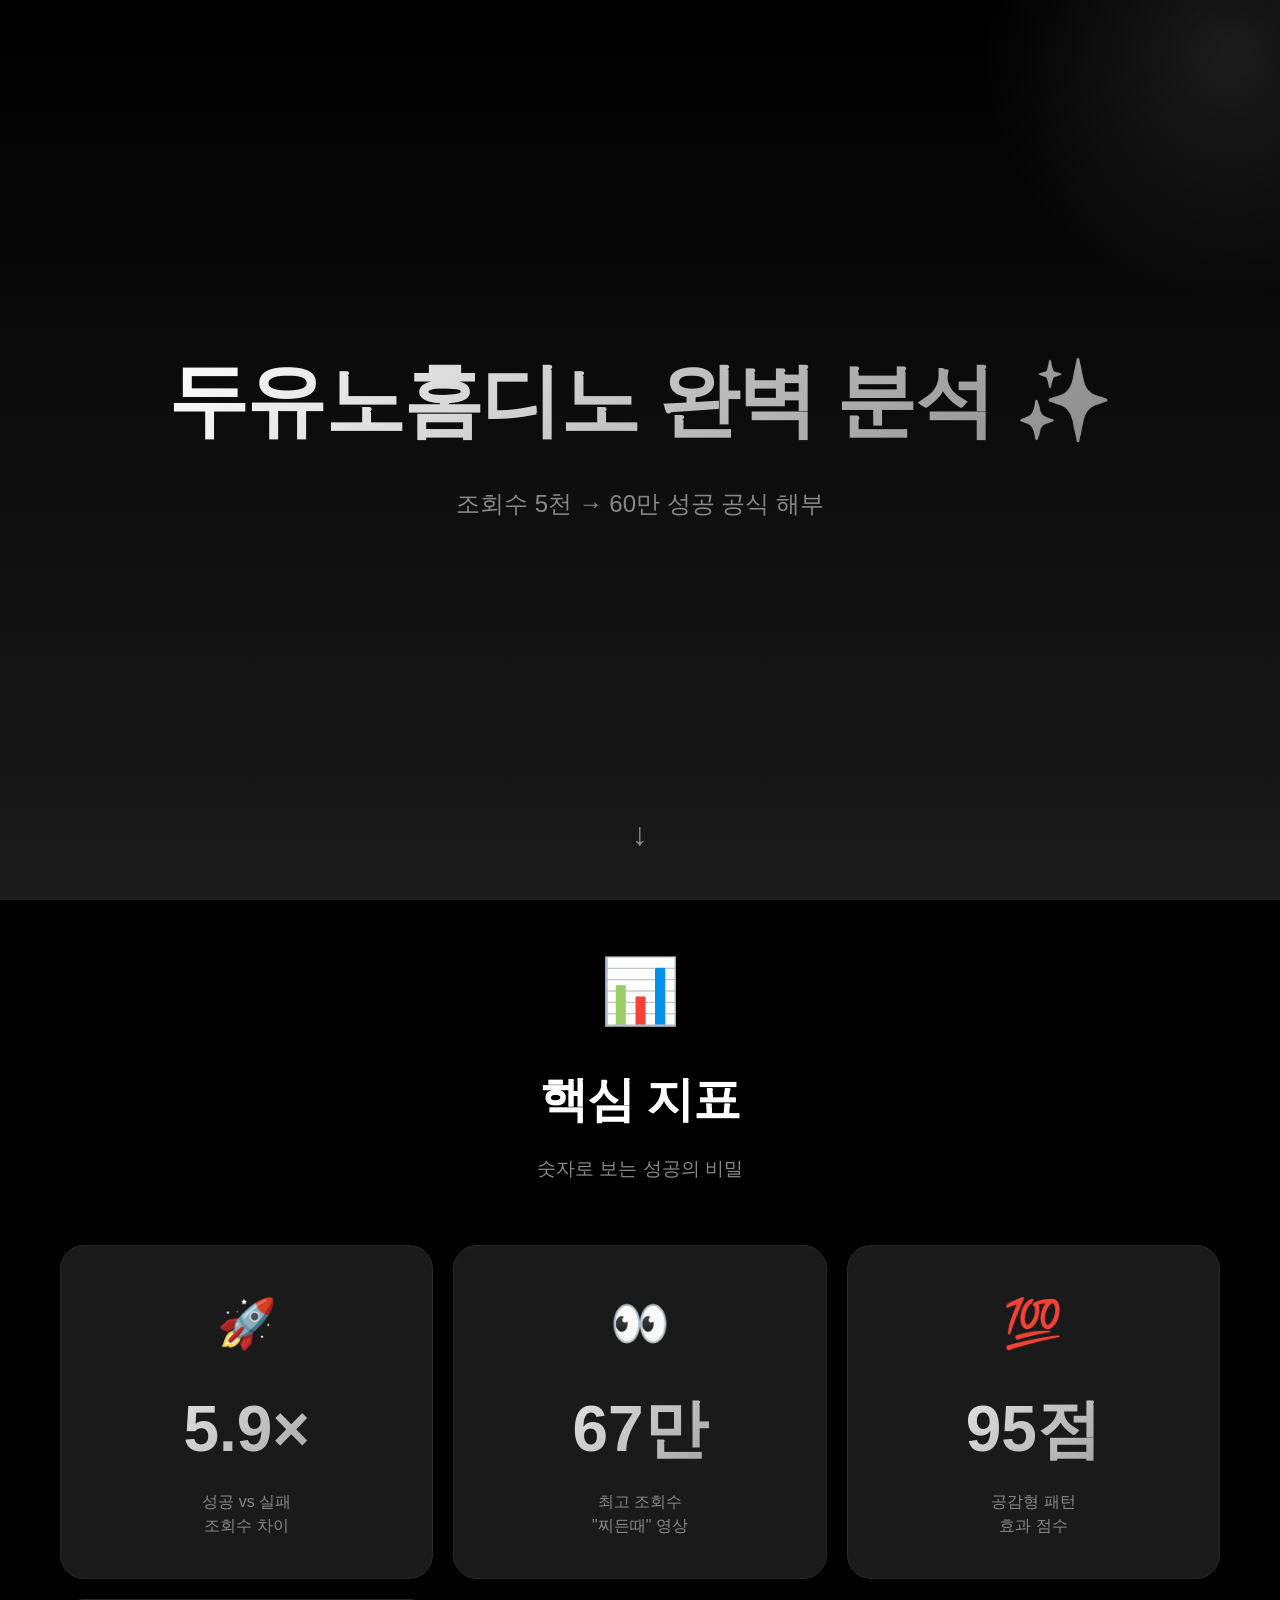
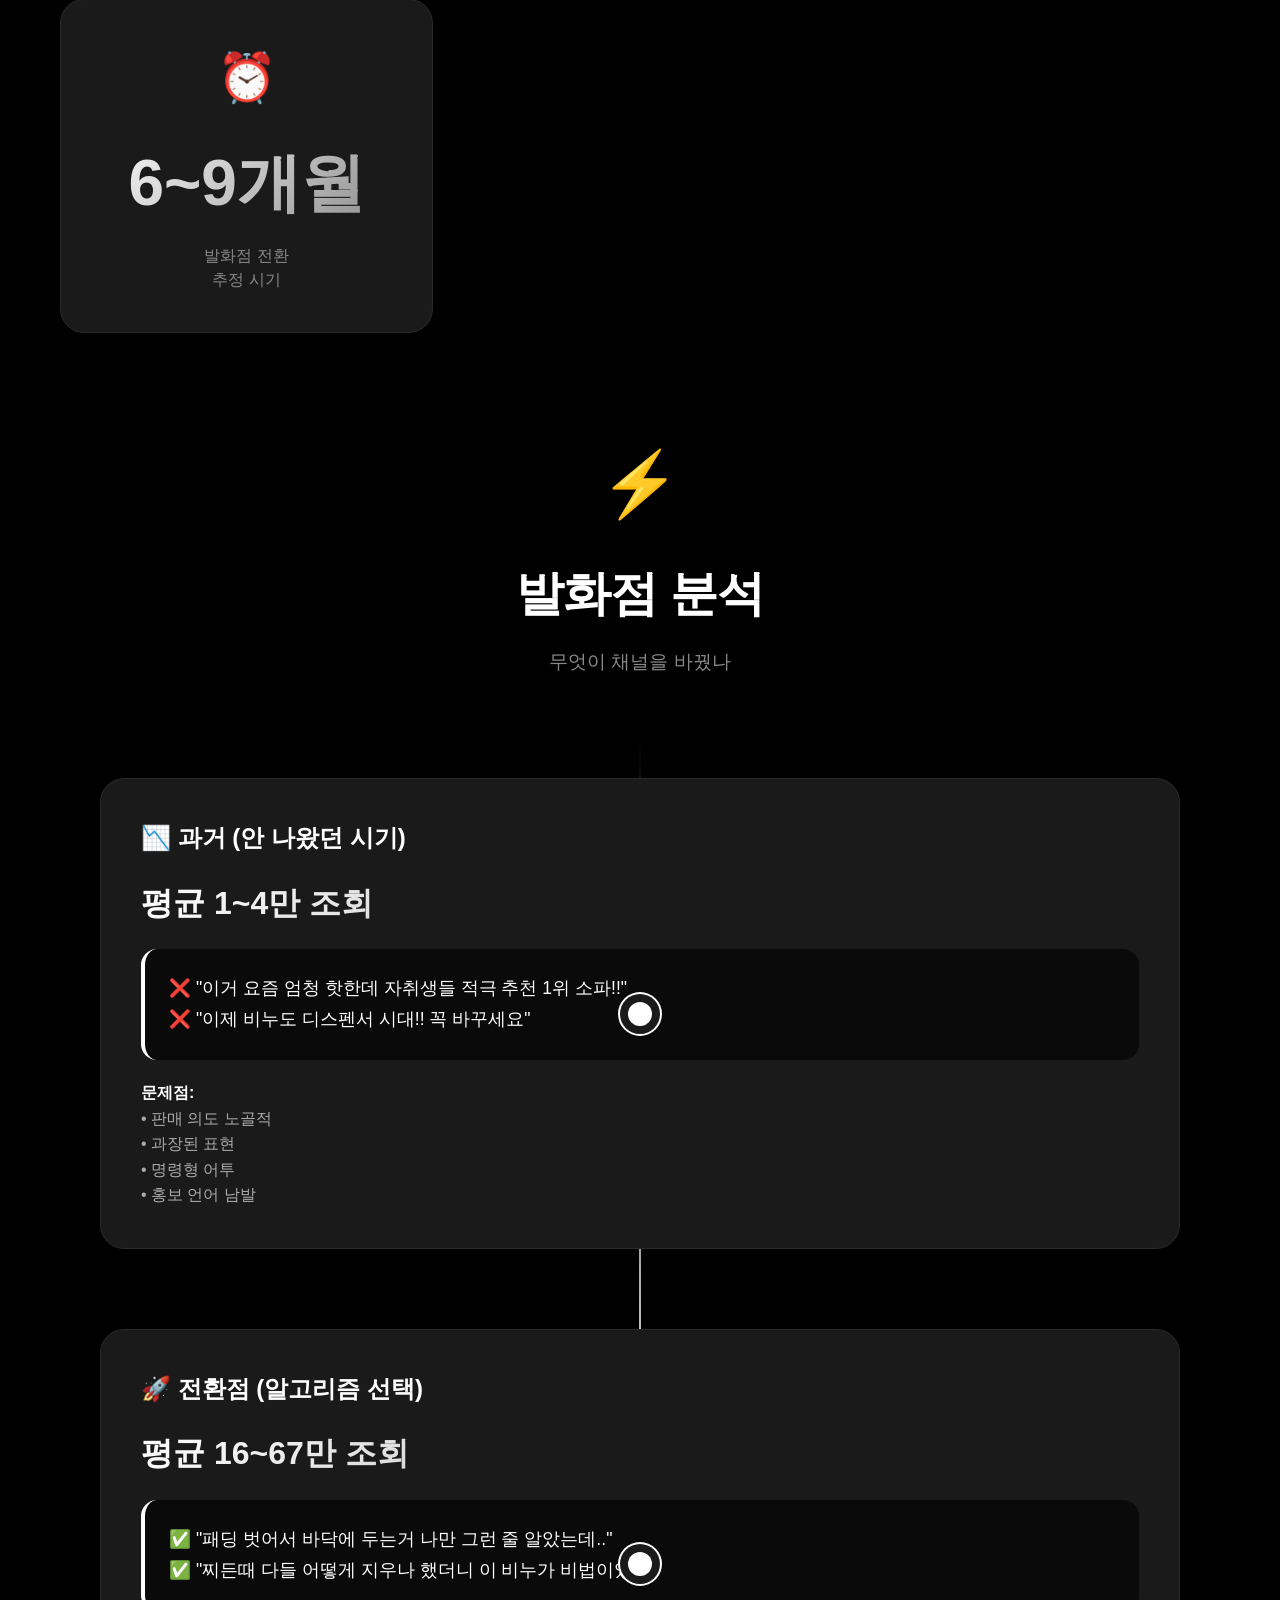
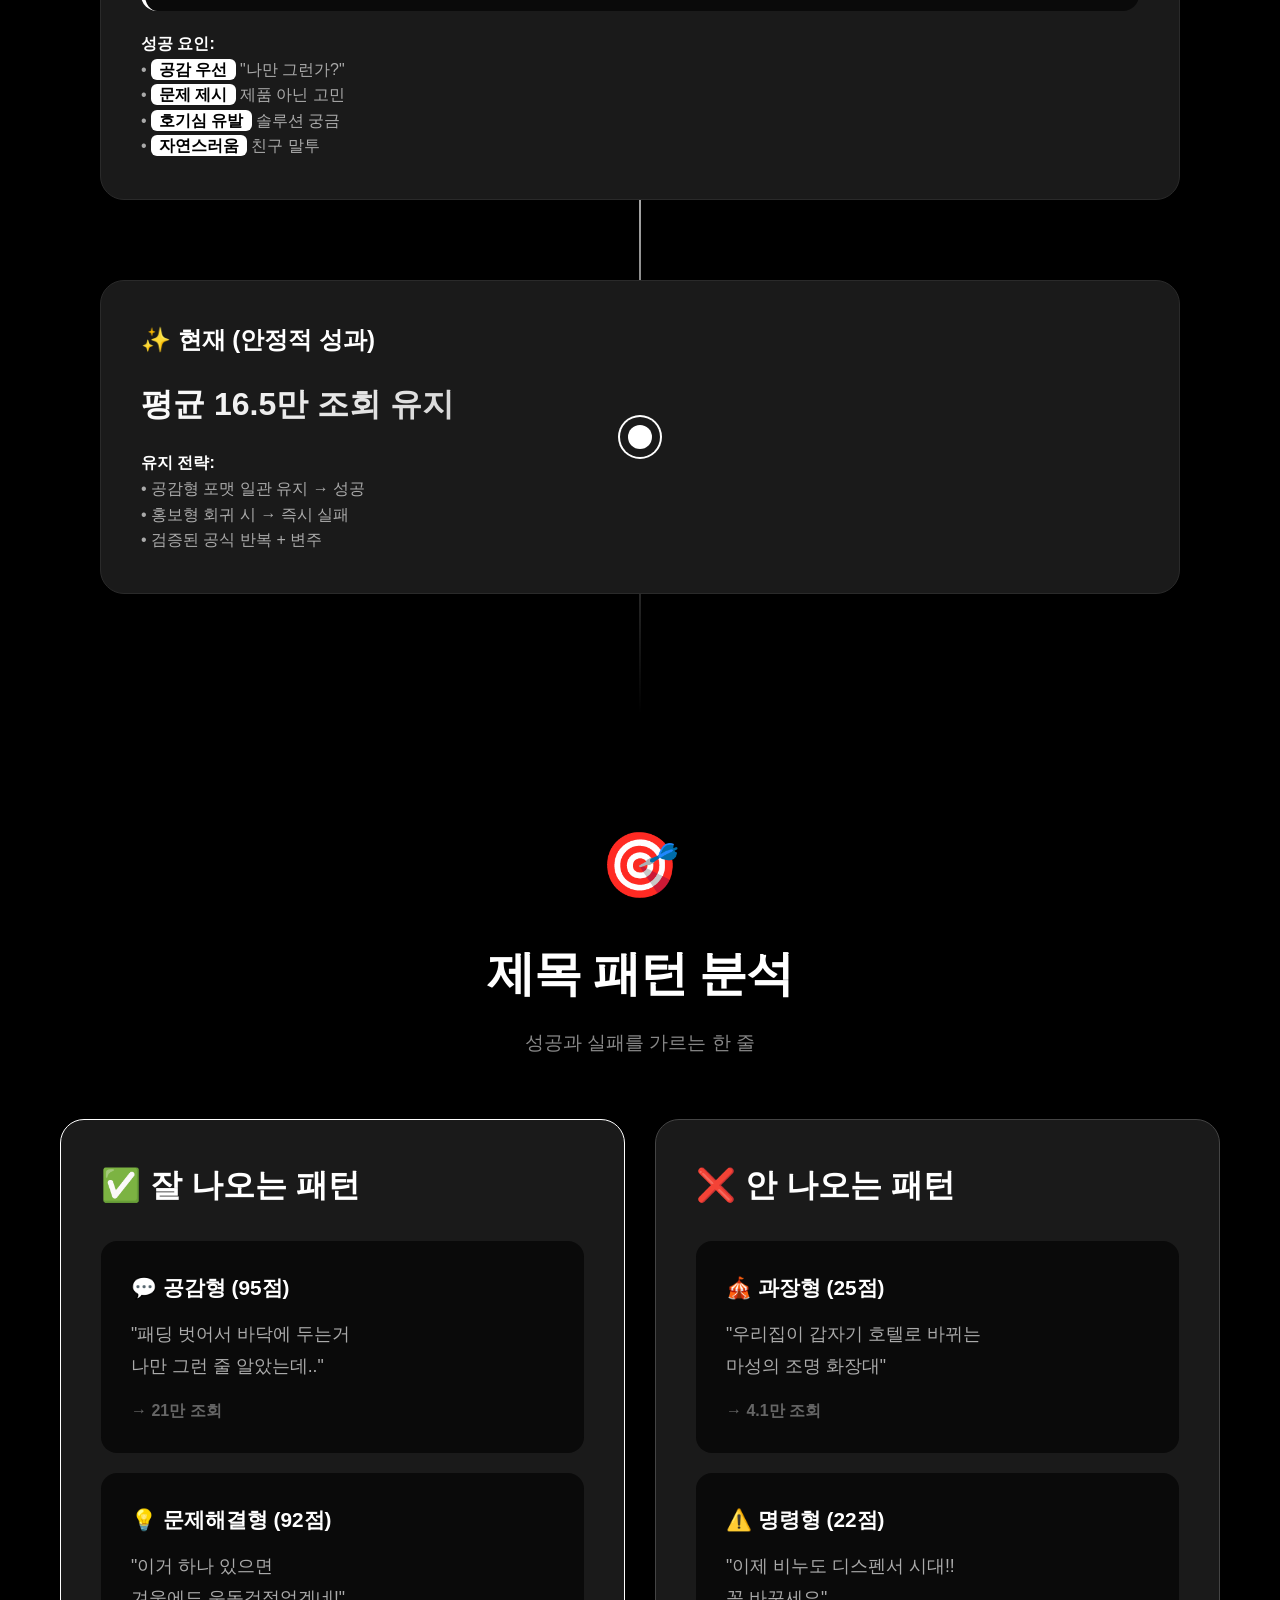
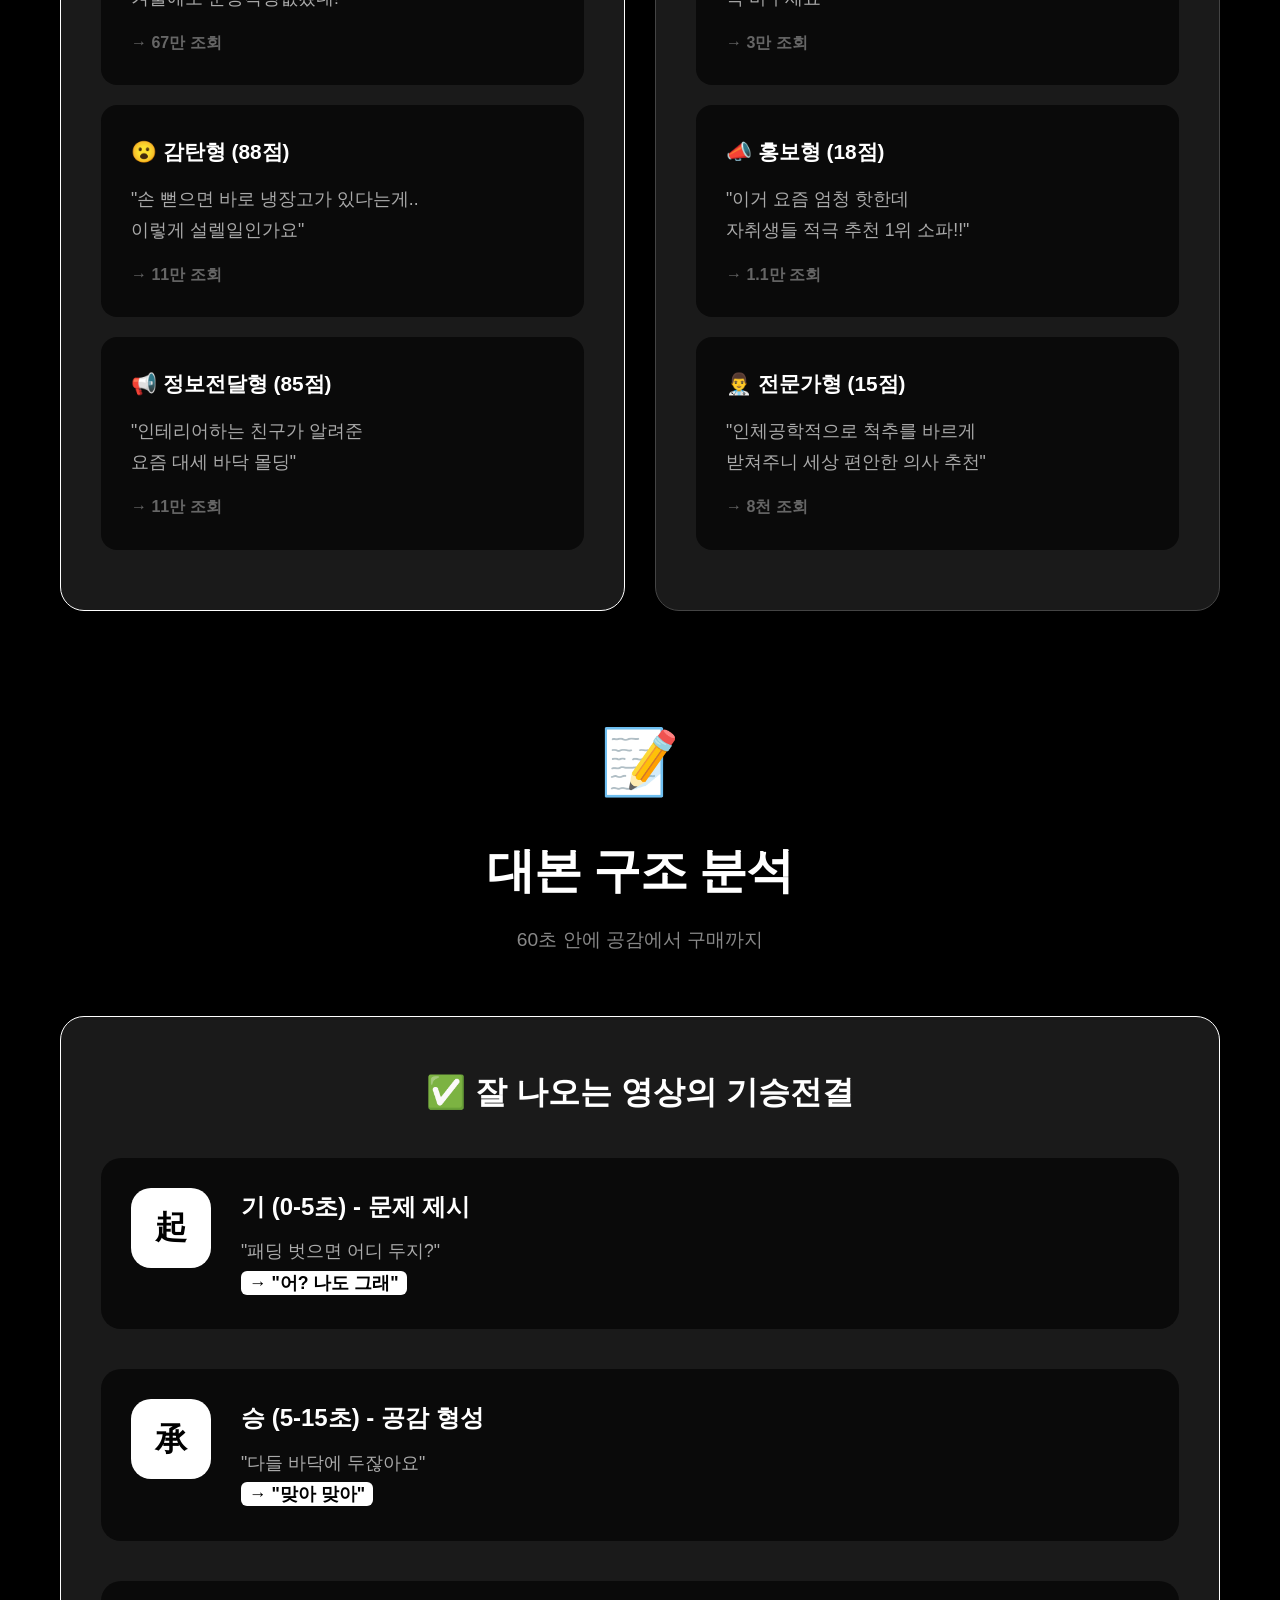
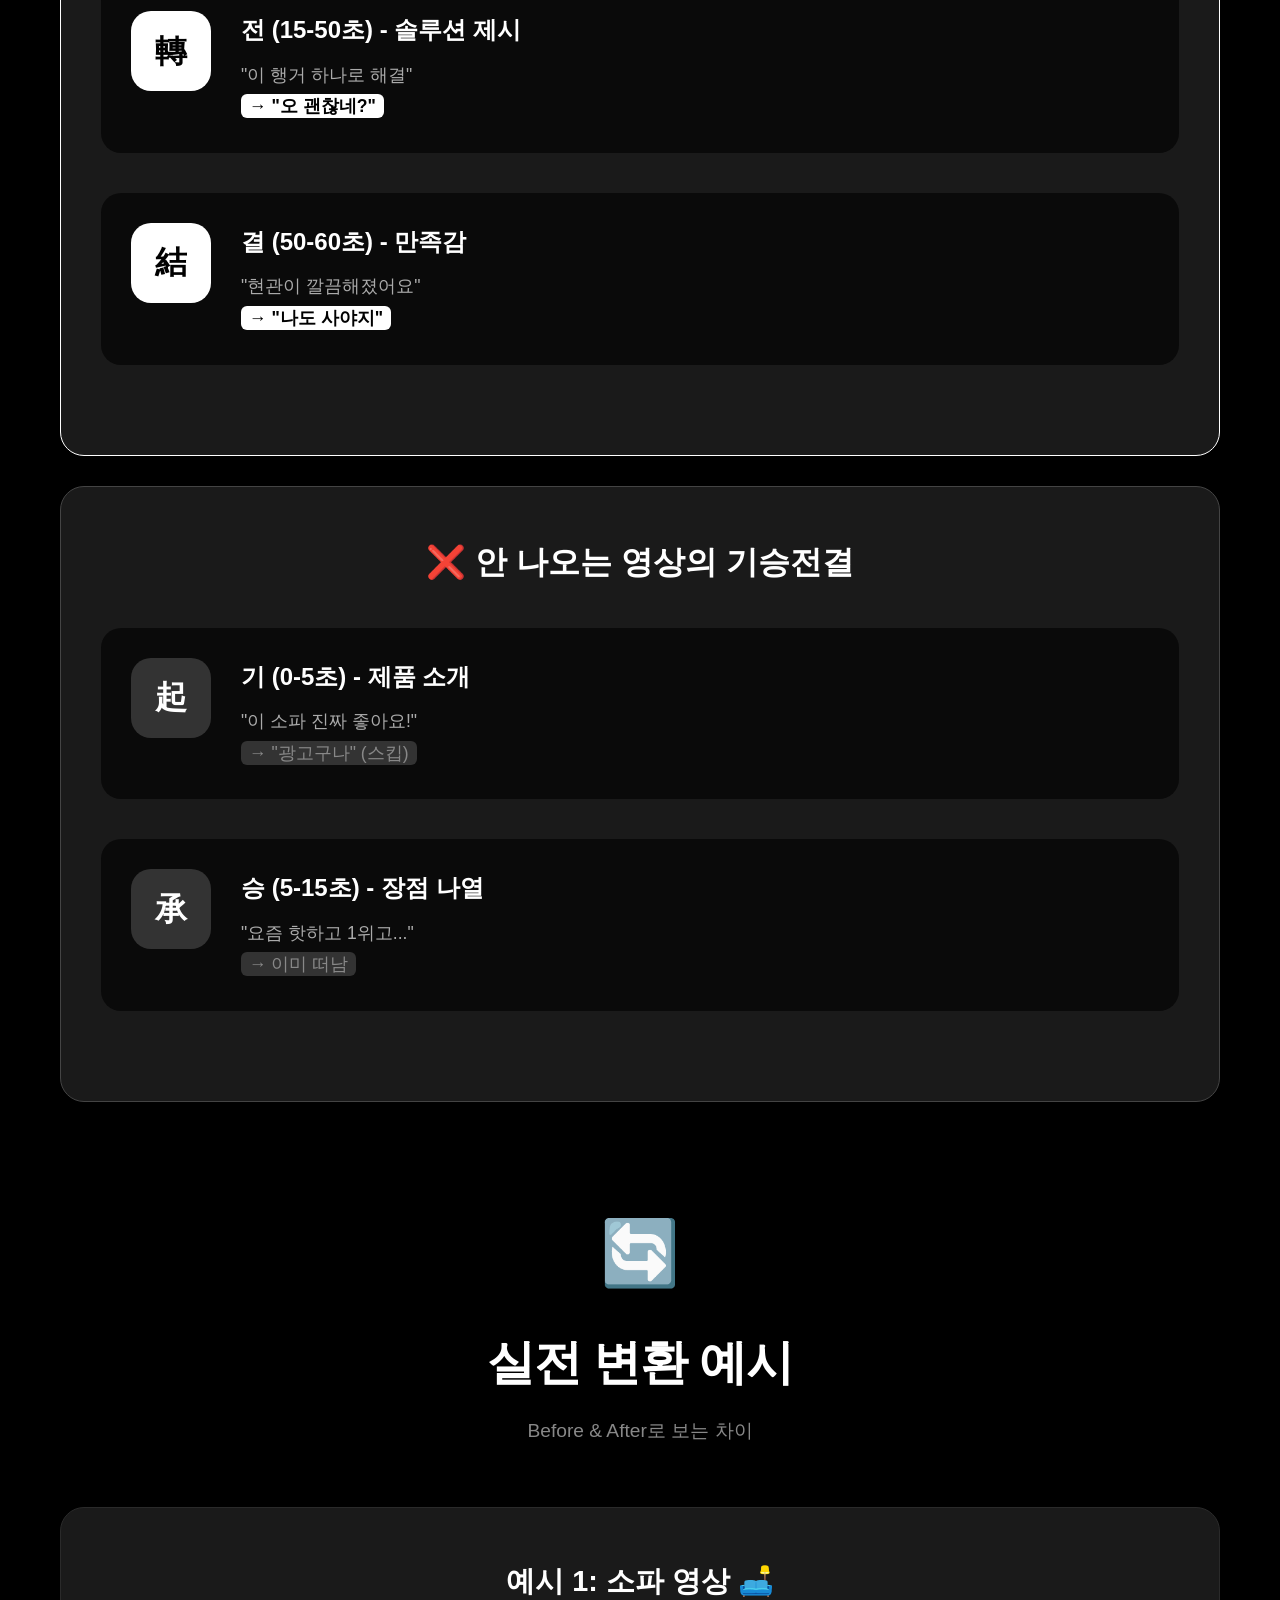
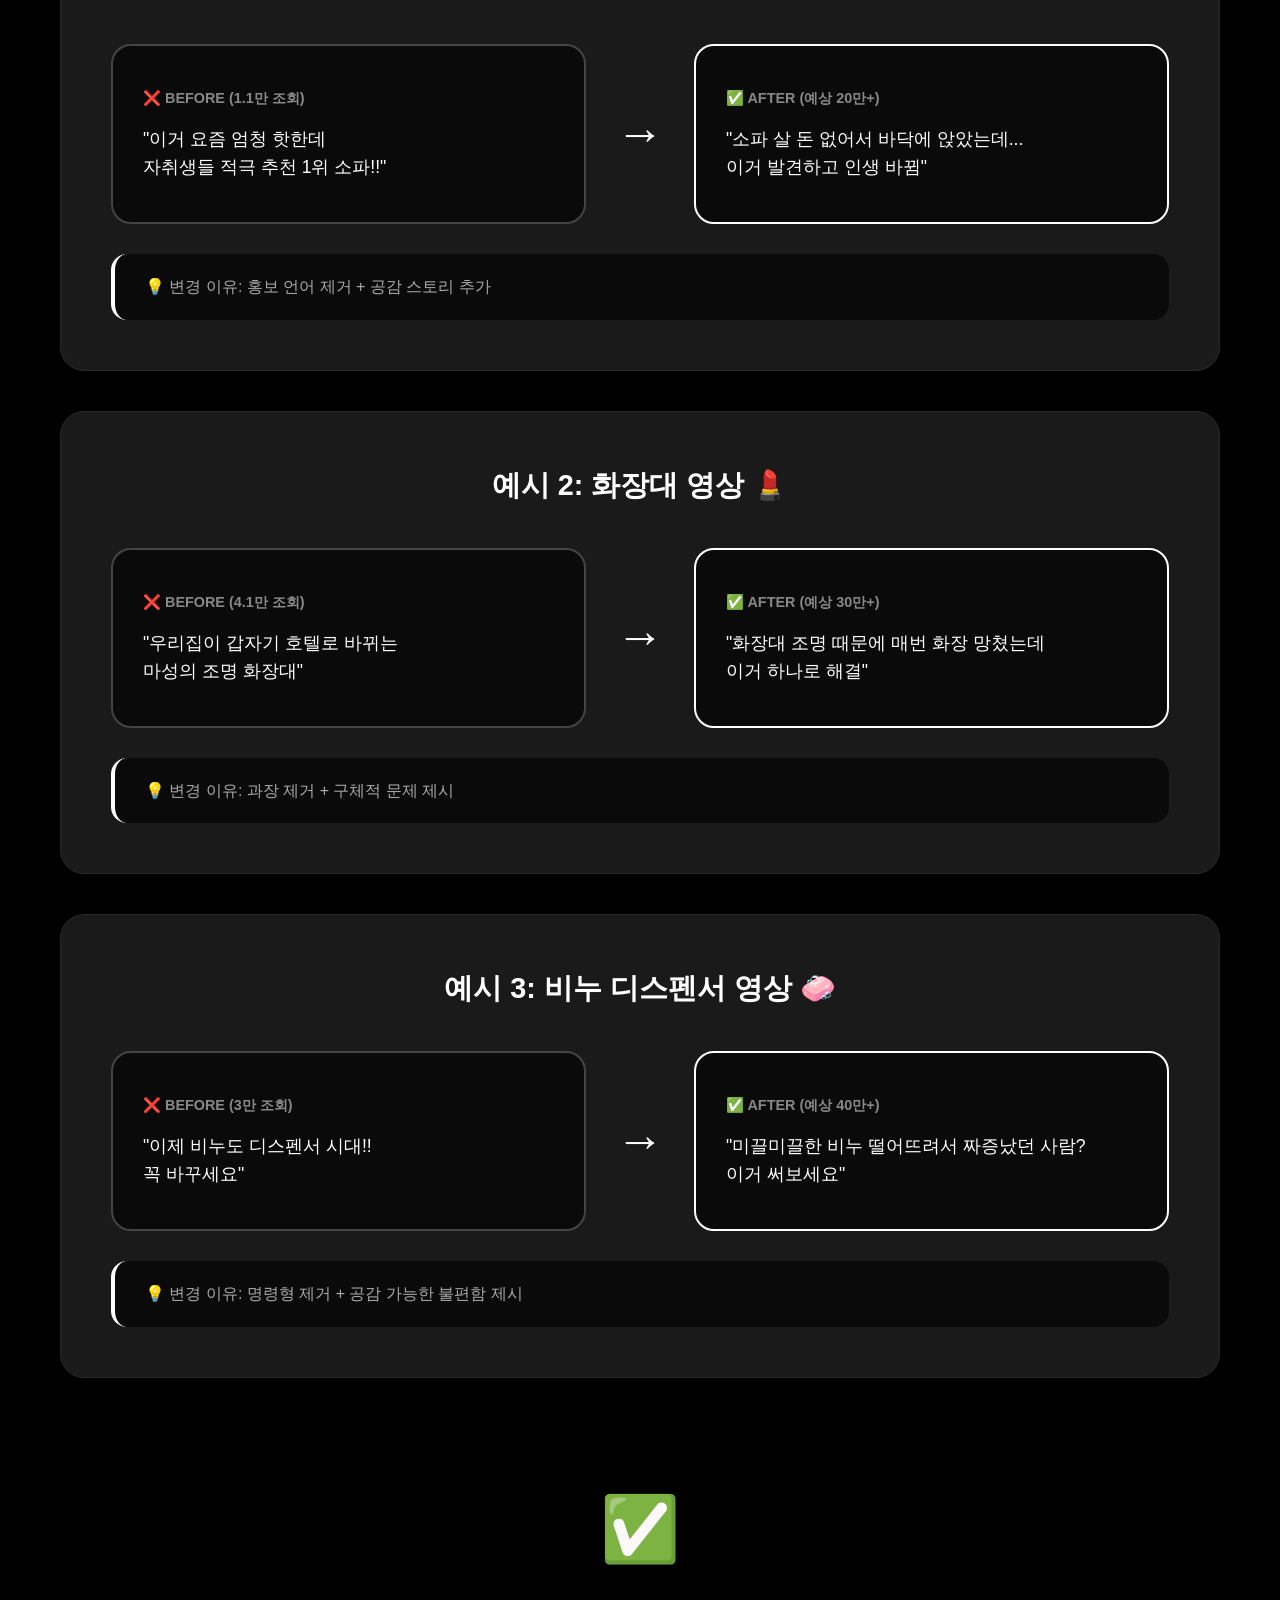
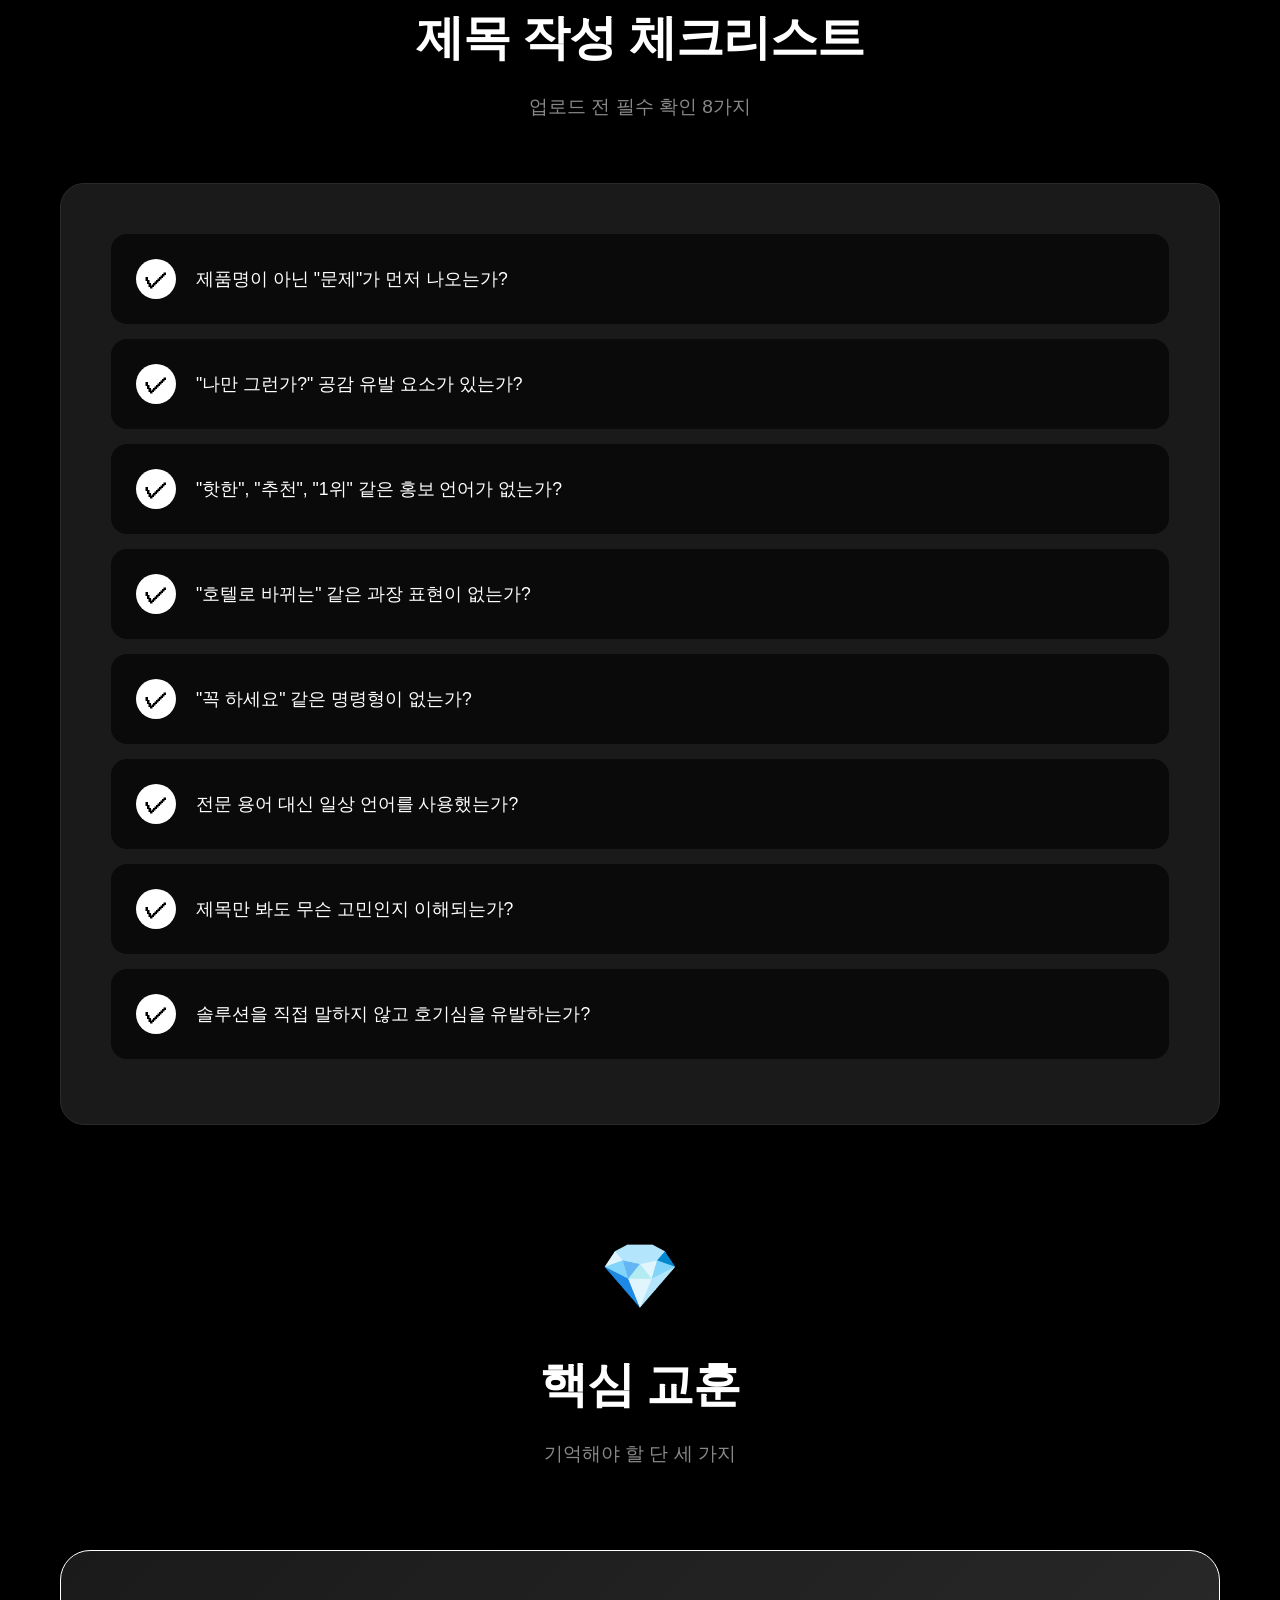
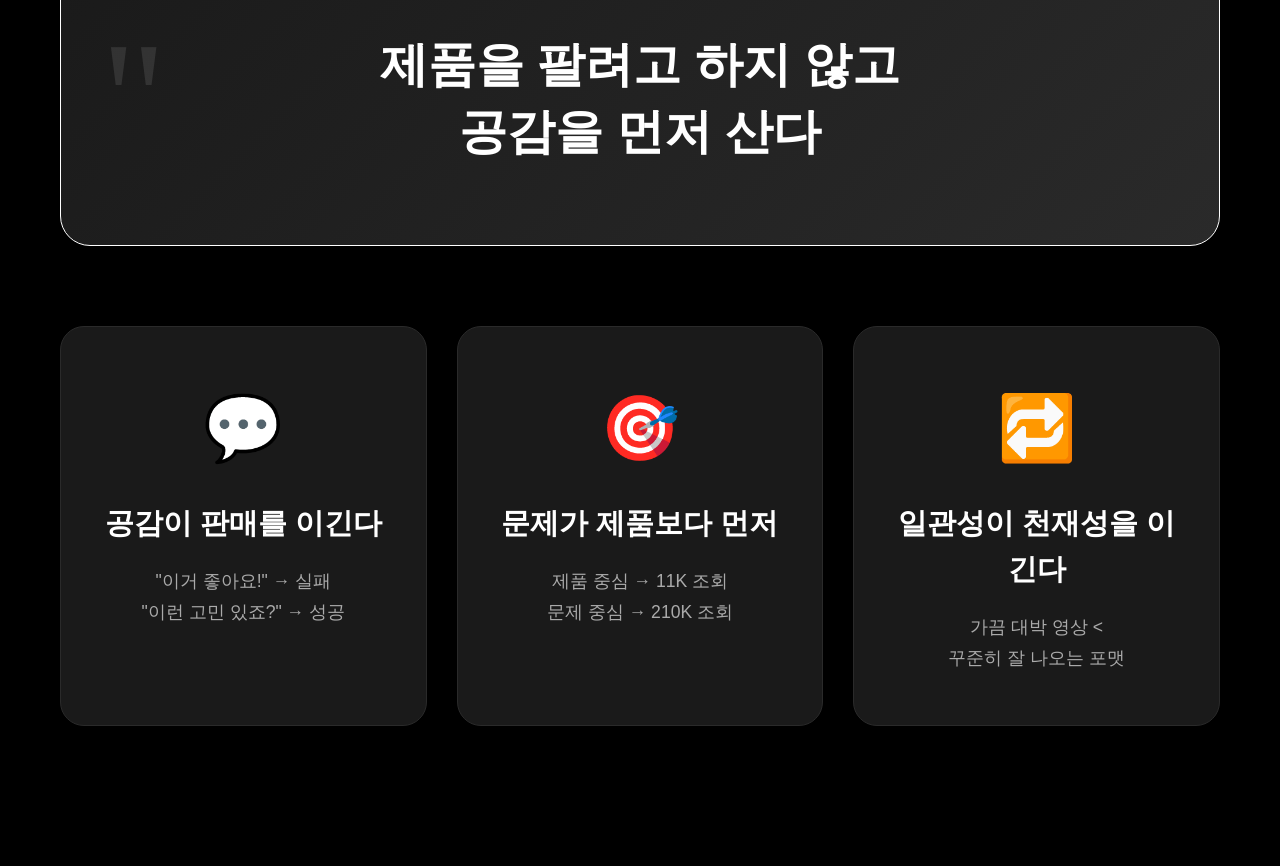
<file: index (1).html>
<!DOCTYPE html>
<html lang="ko">
<head>
    <meta charset="UTF-8">
    <meta name="viewport" content="width=device-width, initial-scale=1.0">
    <title>두유노홈디노 완벽 분석 ✨</title>
    <style>
        * {
            margin: 0;
            padding: 0;
            box-sizing: border-box;
        }

        body {
            font-family: -apple-system, BlinkMacSystemFont, "SF Pro Display", "Pretendard", "Apple SD Gothic Neo", sans-serif;
            background: #000;
            color: #fff;
            line-height: 1.6;
            overflow-x: hidden;
        }

        .hero {
            height: 100vh;
            display: flex;
            flex-direction: column;
            align-items: center;
            justify-content: center;
            background: linear-gradient(180deg, #000 0%, #1a1a1a 100%);
            position: relative;
            overflow: hidden;
        }

        .hero::before {
            content: '';
            position: absolute;
            width: 500px;
            height: 500px;
            background: radial-gradient(circle, rgba(255,255,255,0.1) 0%, transparent 70%);
            border-radius: 50%;
            top: -200px;
            right: -200px;
            animation: float 6s ease-in-out infinite;
        }

        @keyframes float {
            0%, 100% { transform: translateY(0px); }
            50% { transform: translateY(-30px); }
        }

        .hero-title {
            font-size: clamp(2rem, 8vw, 5rem);
            font-weight: 900;
            letter-spacing: -0.02em;
            margin-bottom: 20px;
            background: linear-gradient(135deg, #fff 0%, #888 100%);
            -webkit-background-clip: text;
            -webkit-text-fill-color: transparent;
            animation: fadeInUp 0.8s ease-out;
        }

        .hero-subtitle {
            font-size: clamp(1rem, 3vw, 1.5rem);
            color: #888;
            margin-bottom: 40px;
            animation: fadeInUp 0.8s ease-out 0.2s backwards;
        }

        .scroll-indicator {
            position: absolute;
            bottom: 40px;
            font-size: 2rem;
            animation: bounce 2s infinite;
            opacity: 0.5;
        }

        @keyframes bounce {
            0%, 100% { transform: translateY(0); }
            50% { transform: translateY(-10px); }
        }

        @keyframes fadeInUp {
            from {
                opacity: 0;
                transform: translateY(30px);
            }
            to {
                opacity: 1;
                transform: translateY(0);
            }
        }

        .container {
            max-width: 1200px;
            margin: 0 auto;
            padding: 40px 20px;
        }

        .section {
            margin-bottom: 100px;
            animation: fadeInUp 0.8s ease-out;
        }

        .section-header {
            margin-bottom: 60px;
            text-align: center;
        }

        .section-emoji {
            font-size: 4rem;
            margin-bottom: 20px;
            display: block;
        }

        .section-title {
            font-size: clamp(2rem, 5vw, 3rem);
            font-weight: 900;
            margin-bottom: 15px;
            letter-spacing: -0.02em;
        }

        .section-subtitle {
            font-size: clamp(1rem, 2.5vw, 1.2rem);
            color: #888;
        }

        .stats-grid {
            display: grid;
            grid-template-columns: repeat(auto-fit, minmax(280px, 1fr));
            gap: 20px;
            margin-bottom: 80px;
        }

        .stat-card {
            background: #1a1a1a;
            border-radius: 24px;
            padding: 40px 30px;
            text-align: center;
            border: 1px solid #2a2a2a;
            transition: all 0.3s cubic-bezier(0.4, 0, 0.2, 1);
            position: relative;
            overflow: hidden;
        }

        .stat-card::before {
            content: '';
            position: absolute;
            top: 0;
            left: 0;
            right: 0;
            height: 2px;
            background: linear-gradient(90deg, transparent, #fff, transparent);
            transform: translateX(-100%);
            transition: transform 0.6s;
        }

        .stat-card:hover::before {
            transform: translateX(100%);
        }

        .stat-card:hover {
            transform: translateY(-10px);
            border-color: #fff;
            box-shadow: 0 20px 40px rgba(255,255,255,0.1);
        }

        .stat-emoji {
            font-size: 3rem;
            margin-bottom: 15px;
        }

        .stat-number {
            font-size: clamp(2.5rem, 5vw, 4rem);
            font-weight: 900;
            margin-bottom: 10px;
            background: linear-gradient(135deg, #fff 0%, #888 100%);
            -webkit-background-clip: text;
            -webkit-text-fill-color: transparent;
        }

        .stat-label {
            font-size: 1rem;
            color: #888;
            line-height: 1.5;
        }

        .timeline {
            position: relative;
            padding: 40px 0;
        }

        .timeline::before {
            content: '';
            position: absolute;
            left: 50%;
            top: 0;
            bottom: 0;
            width: 2px;
            background: linear-gradient(180deg, transparent, #fff, transparent);
            transform: translateX(-50%);
        }

        .timeline-item {
            display: flex;
            align-items: center;
            margin-bottom: 80px;
            position: relative;
        }

        .timeline-item:nth-child(odd) {
            flex-direction: row;
        }

        .timeline-item:nth-child(even) {
            flex-direction: row-reverse;
        }

        .timeline-content {
            flex: 1;
            background: #1a1a1a;
            border-radius: 24px;
            padding: 40px;
            border: 1px solid #2a2a2a;
            margin: 0 40px;
            transition: all 0.3s;
        }

        .timeline-content:hover {
            border-color: #fff;
            transform: scale(1.02);
        }

        .timeline-dot {
            width: 24px;
            height: 24px;
            background: #fff;
            border-radius: 50%;
            position: absolute;
            left: 50%;
            transform: translateX(-50%);
            box-shadow: 0 0 0 8px #1a1a1a, 0 0 0 10px #fff;
        }

        .timeline-period {
            font-size: 1.5rem;
            font-weight: 800;
            margin-bottom: 20px;
            display: flex;
            align-items: center;
            gap: 10px;
        }

        .timeline-views {
            font-size: 2rem;
            font-weight: 900;
            margin: 20px 0;
            background: linear-gradient(135deg, #fff 0%, #888 100%);
            -webkit-background-clip: text;
            -webkit-text-fill-color: transparent;
        }

        .example-box {
            background: #0a0a0a;
            border-radius: 16px;
            padding: 24px;
            margin: 20px 0;
            border-left: 4px solid #fff;
            font-size: 1.1rem;
            line-height: 1.8;
        }

        .success-fail-grid {
            display: grid;
            grid-template-columns: repeat(auto-fit, minmax(500px, 1fr));
            gap: 30px;
            margin: 40px 0;
        }

        .pattern-card {
            background: #1a1a1a;
            border-radius: 24px;
            padding: 40px;
            border: 1px solid #2a2a2a;
            transition: all 0.3s;
        }

        .pattern-card.success {
            border-color: #fff;
        }

        .pattern-card.fail {
            border-color: #444;
        }

        .pattern-card:hover {
            transform: translateY(-10px);
            box-shadow: 0 20px 40px rgba(255,255,255,0.1);
        }

        .pattern-header {
            display: flex;
            align-items: center;
            gap: 15px;
            margin-bottom: 30px;
            font-size: 2rem;
            font-weight: 900;
        }

        .pattern-item {
            background: #0a0a0a;
            border-radius: 16px;
            padding: 30px;
            margin-bottom: 20px;
            transition: all 0.3s;
        }

        .pattern-item:hover {
            background: #141414;
            transform: translateX(10px);
        }

        .pattern-title {
            font-size: 1.3rem;
            font-weight: 700;
            margin-bottom: 15px;
            color: #fff;
        }

        .pattern-example {
            font-size: 1.1rem;
            line-height: 1.8;
            color: #aaa;
            margin-bottom: 15px;
        }

        .pattern-views {
            font-size: 1rem;
            color: #666;
            font-weight: 600;
        }

        .story-grid {
            display: grid;
            gap: 30px;
            margin: 40px 0;
        }

        .story-card {
            background: #1a1a1a;
            border-radius: 24px;
            padding: 50px 40px;
            border: 1px solid #2a2a2a;
        }

        .story-card.success {
            border-color: #fff;
        }

        .story-card.fail {
            border-color: #444;
        }

        .story-step {
            display: flex;
            gap: 30px;
            margin-bottom: 40px;
            padding: 30px;
            background: #0a0a0a;
            border-radius: 20px;
            transition: all 0.3s;
        }

        .story-step:hover {
            background: #141414;
            transform: translateX(10px);
        }

        .step-icon {
            flex-shrink: 0;
            width: 80px;
            height: 80px;
            background: #fff;
            color: #000;
            border-radius: 20px;
            display: flex;
            align-items: center;
            justify-content: center;
            font-size: 2rem;
            font-weight: 900;
        }

        .story-card.fail .step-icon {
            background: #333;
            color: #fff;
        }

        .step-content h4 {
            font-size: 1.5rem;
            margin-bottom: 10px;
            font-weight: 800;
        }

        .step-content p {
            font-size: 1.1rem;
            color: #aaa;
            line-height: 1.8;
        }

        .highlight {
            background: #fff;
            color: #000;
            padding: 2px 8px;
            border-radius: 6px;
            font-weight: 700;
        }

        .conversion-box {
            background: #1a1a1a;
            border-radius: 24px;
            padding: 50px;
            margin: 40px 0;
            border: 1px solid #2a2a2a;
        }

        .conversion-title {
            font-size: 1.8rem;
            font-weight: 800;
            margin-bottom: 40px;
            text-align: center;
        }

        .before-after {
            display: grid;
            grid-template-columns: 1fr auto 1fr;
            gap: 30px;
            align-items: center;
            margin-bottom: 30px;
        }

        .before, .after {
            padding: 30px;
            border-radius: 20px;
            min-height: 180px;
            display: flex;
            flex-direction: column;
            justify-content: center;
        }

        .before {
            background: #0a0a0a;
            border: 2px solid #444;
        }

        .after {
            background: #0a0a0a;
            border: 2px solid #fff;
        }

        .label {
            font-size: 0.9rem;
            font-weight: 700;
            margin-bottom: 15px;
            color: #888;
        }

        .text {
            font-size: 1.1rem;
            line-height: 1.6;
        }

        .arrow {
            font-size: 3rem;
            color: #fff;
        }

        .reason {
            background: #0a0a0a;
            padding: 20px 30px;
            border-radius: 16px;
            border-left: 4px solid #fff;
            font-size: 1rem;
            color: #aaa;
        }

        .checklist {
            background: #1a1a1a;
            border-radius: 24px;
            padding: 50px;
            margin: 40px 0;
            border: 1px solid #2a2a2a;
        }

        .checklist-item {
            display: flex;
            align-items: center;
            gap: 20px;
            padding: 25px;
            margin-bottom: 15px;
            background: #0a0a0a;
            border-radius: 16px;
            transition: all 0.3s;
        }

        .checklist-item:hover {
            background: #141414;
            transform: translateX(10px);
        }

        .check-icon {
            width: 40px;
            height: 40px;
            background: #fff;
            color: #000;
            border-radius: 50%;
            display: flex;
            align-items: center;
            justify-content: center;
            font-size: 1.5rem;
            font-weight: 900;
            flex-shrink: 0;
        }

        .checklist-text {
            font-size: 1.1rem;
            line-height: 1.6;
        }

        .quote-box {
            background: linear-gradient(135deg, #1a1a1a 0%, #2a2a2a 100%);
            border-radius: 30px;
            padding: 80px 60px;
            margin: 80px 0;
            text-align: center;
            border: 1px solid #fff;
            position: relative;
            overflow: hidden;
        }

        .quote-box::before {
            content: '"';
            position: absolute;
            top: 20px;
            left: 40px;
            font-size: 10rem;
            color: rgba(255,255,255,0.1);
            font-family: Georgia, serif;
        }

        .quote-text {
            font-size: clamp(1.5rem, 4vw, 3rem);
            font-weight: 900;
            line-height: 1.4;
            position: relative;
            z-index: 1;
        }

        .formula-grid {
            display: grid;
            grid-template-columns: repeat(auto-fit, minmax(300px, 1fr));
            gap: 30px;
            margin: 60px 0;
        }

        .formula-card {
            background: #1a1a1a;
            border-radius: 24px;
            padding: 50px 40px;
            border: 1px solid #2a2a2a;
            text-align: center;
            transition: all 0.3s;
        }

        .formula-card:hover {
            transform: translateY(-10px);
            border-color: #fff;
        }

        .formula-emoji {
            font-size: 4rem;
            margin-bottom: 20px;
        }

        .formula-title {
            font-size: 1.8rem;
            font-weight: 800;
            margin-bottom: 20px;
        }

        .formula-desc {
            font-size: 1.1rem;
            color: #aaa;
            line-height: 1.8;
        }

        @media (max-width: 768px) {
            .hero-title {
                font-size: 2.5rem;
            }

            .timeline::before {
                left: 20px;
            }

            .timeline-item {
                flex-direction: column !important;
                align-items: flex-start;
                padding-left: 40px;
            }

            .timeline-content {
                margin: 0;
            }

            .timeline-dot {
                left: 20px;
            }

            .success-fail-grid {
                grid-template-columns: 1fr;
            }

            .before-after {
                grid-template-columns: 1fr;
                gap: 20px;
            }

            .arrow {
                transform: rotate(90deg);
            }

            .stat-card {
                padding: 30px 20px;
            }

            .conversion-box,
            .checklist,
            .quote-box {
                padding: 30px 20px;
            }
        }

        .fade-in {
            animation: fadeInUp 0.8s ease-out;
        }

        /* 스크롤 애니메이션 */
        .reveal {
            opacity: 0;
            transform: translateY(50px);
            transition: all 0.8s ease-out;
        }

        .reveal.active {
            opacity: 1;
            transform: translateY(0);
        }
    </style>
</head>
<body>
    <div class="hero">
        <div class="hero-title">두유노홈디노 완벽 분석 ✨</div>
        <div class="hero-subtitle">조회수 5천 → 60만 성공 공식 해부</div>
        <div class="scroll-indicator">↓</div>
    </div>

    <div class="container">
        <!-- 통계 섹션 -->
        <div class="section reveal">
            <div class="section-header">
                <span class="section-emoji">📊</span>
                <h2 class="section-title">핵심 지표</h2>
                <p class="section-subtitle">숫자로 보는 성공의 비밀</p>
            </div>
            
            <div class="stats-grid">
                <div class="stat-card">
                    <div class="stat-emoji">🚀</div>
                    <div class="stat-number">5.9×</div>
                    <div class="stat-label">성공 vs 실패<br>조회수 차이</div>
                </div>
                <div class="stat-card">
                    <div class="stat-emoji">👀</div>
                    <div class="stat-number">67만</div>
                    <div class="stat-label">최고 조회수<br>"찌든때" 영상</div>
                </div>
                <div class="stat-card">
                    <div class="stat-emoji">💯</div>
                    <div class="stat-number">95점</div>
                    <div class="stat-label">공감형 패턴<br>효과 점수</div>
                </div>
                <div class="stat-card">
                    <div class="stat-emoji">⏰</div>
                    <div class="stat-number">6~9개월</div>
                    <div class="stat-label">발화점 전환<br>추정 시기</div>
                </div>
            </div>
        </div>

        <!-- 발화점 타임라인 -->
        <div class="section reveal">
            <div class="section-header">
                <span class="section-emoji">⚡</span>
                <h2 class="section-title">발화점 분석</h2>
                <p class="section-subtitle">무엇이 채널을 바꿨나</p>
            </div>

            <div class="timeline">
                <div class="timeline-item">
                    <div class="timeline-content">
                        <div class="timeline-period">📉 과거 (안 나왔던 시기)</div>
                        <div class="timeline-views">평균 1~4만 조회</div>
                        
                        <div class="example-box">
                            ❌ "이거 요즘 엄청 핫한데 자취생들 적극 추천 1위 소파!!"<br>
                            ❌ "이제 비누도 디스펜서 시대!! 꼭 바꾸세요"
                        </div>

                        <p style="margin-top: 20px; color: #aaa;">
                            <strong style="color: #fff;">문제점:</strong><br>
                            • 판매 의도 노골적<br>
                            • 과장된 표현<br>
                            • 명령형 어투<br>
                            • 홍보 언어 남발
                        </p>
                    </div>
                    <div class="timeline-dot"></div>
                </div>

                <div class="timeline-item">
                    <div class="timeline-content">
                        <div class="timeline-period">🚀 전환점 (알고리즘 선택)</div>
                        <div class="timeline-views">평균 16~67만 조회</div>
                        
                        <div class="example-box">
                            ✅ "패딩 벗어서 바닥에 두는거 나만 그런 줄 알았는데.."<br>
                            ✅ "찌든때 다들 어떻게 지우나 했더니 이 비누가 비법이었네"
                        </div>

                        <p style="margin-top: 20px; color: #aaa;">
                            <strong style="color: #fff;">성공 요인:</strong><br>
                            • <span class="highlight">공감 우선</span> "나만 그런가?"<br>
                            • <span class="highlight">문제 제시</span> 제품 아닌 고민<br>
                            • <span class="highlight">호기심 유발</span> 솔루션 궁금<br>
                            • <span class="highlight">자연스러움</span> 친구 말투
                        </p>
                    </div>
                    <div class="timeline-dot"></div>
                </div>

                <div class="timeline-item">
                    <div class="timeline-content">
                        <div class="timeline-period">✨ 현재 (안정적 성과)</div>
                        <div class="timeline-views">평균 16.5만 조회 유지</div>
                        
                        <p style="color: #aaa;">
                            <strong style="color: #fff;">유지 전략:</strong><br>
                            • 공감형 포맷 일관 유지 → 성공<br>
                            • 홍보형 회귀 시 → 즉시 실패<br>
                            • 검증된 공식 반복 + 변주
                        </p>
                    </div>
                    <div class="timeline-dot"></div>
                </div>
            </div>
        </div>

        <!-- 제목 패턴 비교 -->
        <div class="section reveal">
            <div class="section-header">
                <span class="section-emoji">🎯</span>
                <h2 class="section-title">제목 패턴 분석</h2>
                <p class="section-subtitle">성공과 실패를 가르는 한 줄</p>
            </div>

            <div class="success-fail-grid">
                <div class="pattern-card success">
                    <div class="pattern-header">
                        ✅ 잘 나오는 패턴
                    </div>

                    <div class="pattern-item">
                        <div class="pattern-title">💬 공감형 (95점)</div>
                        <div class="pattern-example">
                            "패딩 벗어서 바닥에 두는거<br>나만 그런 줄 알았는데.."
                        </div>
                        <div class="pattern-views">→ 21만 조회</div>
                    </div>

                    <div class="pattern-item">
                        <div class="pattern-title">💡 문제해결형 (92점)</div>
                        <div class="pattern-example">
                            "이거 하나 있으면<br>겨울에도 운동걱정없겠네!"
                        </div>
                        <div class="pattern-views">→ 67만 조회</div>
                    </div>

                    <div class="pattern-item">
                        <div class="pattern-title">😮 감탄형 (88점)</div>
                        <div class="pattern-example">
                            "손 뻗으면 바로 냉장고가 있다는게..<br>이렇게 설렐일인가요"
                        </div>
                        <div class="pattern-views">→ 11만 조회</div>
                    </div>

                    <div class="pattern-item">
                        <div class="pattern-title">📢 정보전달형 (85점)</div>
                        <div class="pattern-example">
                            "인테리어하는 친구가 알려준<br>요즘 대세 바닥 몰딩"
                        </div>
                        <div class="pattern-views">→ 11만 조회</div>
                    </div>
                </div>

                <div class="pattern-card fail">
                    <div class="pattern-header">
                        ❌ 안 나오는 패턴
                    </div>

                    <div class="pattern-item">
                        <div class="pattern-title">🎪 과장형 (25점)</div>
                        <div class="pattern-example">
                            "우리집이 갑자기 호텔로 바뀌는<br>마성의 조명 화장대"
                        </div>
                        <div class="pattern-views">→ 4.1만 조회</div>
                    </div>

                    <div class="pattern-item">
                        <div class="pattern-title">⚠️ 명령형 (22점)</div>
                        <div class="pattern-example">
                            "이제 비누도 디스펜서 시대!!<br>꼭 바꾸세요"
                        </div>
                        <div class="pattern-views">→ 3만 조회</div>
                    </div>

                    <div class="pattern-item">
                        <div class="pattern-title">📣 홍보형 (18점)</div>
                        <div class="pattern-example">
                            "이거 요즘 엄청 핫한데<br>자취생들 적극 추천 1위 소파!!"
                        </div>
                        <div class="pattern-views">→ 1.1만 조회</div>
                    </div>

                    <div class="pattern-item">
                        <div class="pattern-title">👨‍⚕️ 전문가형 (15점)</div>
                        <div class="pattern-example">
                            "인체공학적으로 척추를 바르게<br>받쳐주니 세상 편안한 의사 추천"
                        </div>
                        <div class="pattern-views">→ 8천 조회</div>
                    </div>
                </div>
            </div>
        </div>

        <!-- 기승전결 구조 -->
        <div class="section reveal">
            <div class="section-header">
                <span class="section-emoji">📝</span>
                <h2 class="section-title">대본 구조 분석</h2>
                <p class="section-subtitle">60초 안에 공감에서 구매까지</p>
            </div>

            <div class="story-grid">
                <div class="story-card success">
                    <h3 style="font-size: 2rem; margin-bottom: 40px; text-align: center;">
                        ✅ 잘 나오는 영상의 기승전결
                    </h3>

                    <div class="story-step">
                        <div class="step-icon">起</div>
                        <div class="step-content">
                            <h4>기 (0-5초) - 문제 제시</h4>
                            <p>"패딩 벗으면 어디 두지?"<br><span class="highlight">→ "어? 나도 그래"</span></p>
                        </div>
                    </div>

                    <div class="story-step">
                        <div class="step-icon">承</div>
                        <div class="step-content">
                            <h4>승 (5-15초) - 공감 형성</h4>
                            <p>"다들 바닥에 두잖아요"<br><span class="highlight">→ "맞아 맞아"</span></p>
                        </div>
                    </div>

                    <div class="story-step">
                        <div class="step-icon">轉</div>
                        <div class="step-content">
                            <h4>전 (15-50초) - 솔루션 제시</h4>
                            <p>"이 행거 하나로 해결"<br><span class="highlight">→ "오 괜찮네?"</span></p>
                        </div>
                    </div>

                    <div class="story-step">
                        <div class="step-icon">結</div>
                        <div class="step-content">
                            <h4>결 (50-60초) - 만족감</h4>
                            <p>"현관이 깔끔해졌어요"<br><span class="highlight">→ "나도 사야지"</span></p>
                        </div>
                    </div>
                </div>

                <div class="story-card fail">
                    <h3 style="font-size: 2rem; margin-bottom: 40px; text-align: center;">
                        ❌ 안 나오는 영상의 기승전결
                    </h3>

                    <div class="story-step">
                        <div class="step-icon">起</div>
                        <div class="step-content">
                            <h4>기 (0-5초) - 제품 소개</h4>
                            <p>"이 소파 진짜 좋아요!"<br><span style="background: #333; color: #888; padding: 2px 8px; border-radius: 6px;">→ "광고구나" (스킵)</span></p>
                        </div>
                    </div>

                    <div class="story-step">
                        <div class="step-icon">承</div>
                        <div class="step-content">
                            <h4>승 (5-15초) - 장점 나열</h4>
                            <p>"요즘 핫하고 1위고..."<br><span style="background: #333; color: #888; padding: 2px 8px; border-radius: 6px;">→ 이미 떠남</span></p>
                        </div>
                    </div>
                </div>
            </div>
        </div>

        <!-- 제목 변환 예시 -->
        <div class="section reveal">
            <div class="section-header">
                <span class="section-emoji">🔄</span>
                <h2 class="section-title">실전 변환 예시</h2>
                <p class="section-subtitle">Before & After로 보는 차이</p>
            </div>

            <div class="conversion-box">
                <div class="conversion-title">예시 1: 소파 영상 🛋️</div>
                <div class="before-after">
                    <div class="before">
                        <div class="label">❌ BEFORE (1.1만 조회)</div>
                        <div class="text">"이거 요즘 엄청 핫한데<br>자취생들 적극 추천 1위 소파!!"</div>
                    </div>
                    <div class="arrow">→</div>
                    <div class="after">
                        <div class="label">✅ AFTER (예상 20만+)</div>
                        <div class="text">"소파 살 돈 없어서 바닥에 앉았는데...<br>이거 발견하고 인생 바뀜"</div>
                    </div>
                </div>
                <div class="reason">
                    💡 변경 이유: 홍보 언어 제거 + 공감 스토리 추가
                </div>
            </div>

            <div class="conversion-box">
                <div class="conversion-title">예시 2: 화장대 영상 💄</div>
                <div class="before-after">
                    <div class="before">
                        <div class="label">❌ BEFORE (4.1만 조회)</div>
                        <div class="text">"우리집이 갑자기 호텔로 바뀌는<br>마성의 조명 화장대"</div>
                    </div>
                    <div class="arrow">→</div>
                    <div class="after">
                        <div class="label">✅ AFTER (예상 30만+)</div>
                        <div class="text">"화장대 조명 때문에 매번 화장 망쳤는데<br>이거 하나로 해결"</div>
                    </div>
                </div>
                <div class="reason">
                    💡 변경 이유: 과장 제거 + 구체적 문제 제시
                </div>
            </div>

            <div class="conversion-box">
                <div class="conversion-title">예시 3: 비누 디스펜서 영상 🧼</div>
                <div class="before-after">
                    <div class="before">
                        <div class="label">❌ BEFORE (3만 조회)</div>
                        <div class="text">"이제 비누도 디스펜서 시대!!<br>꼭 바꾸세요"</div>
                    </div>
                    <div class="arrow">→</div>
                    <div class="after">
                        <div class="label">✅ AFTER (예상 40만+)</div>
                        <div class="text">"미끌미끌한 비누 떨어뜨려서 짜증났던 사람?<br>이거 써보세요"</div>
                    </div>
                </div>
                <div class="reason">
                    💡 변경 이유: 명령형 제거 + 공감 가능한 불편함 제시
                </div>
            </div>
        </div>

        <!-- 체크리스트 -->
        <div class="section reveal">
            <div class="section-header">
                <span class="section-emoji">✅</span>
                <h2 class="section-title">제목 작성 체크리스트</h2>
                <p class="section-subtitle">업로드 전 필수 확인 8가지</p>
            </div>

            <div class="checklist">
                <div class="checklist-item">
                    <div class="check-icon">✓</div>
                    <div class="checklist-text">제품명이 아닌 "문제"가 먼저 나오는가?</div>
                </div>
                <div class="checklist-item">
                    <div class="check-icon">✓</div>
                    <div class="checklist-text">"나만 그런가?" 공감 유발 요소가 있는가?</div>
                </div>
                <div class="checklist-item">
                    <div class="check-icon">✓</div>
                    <div class="checklist-text">"핫한", "추천", "1위" 같은 홍보 언어가 없는가?</div>
                </div>
                <div class="checklist-item">
                    <div class="check-icon">✓</div>
                    <div class="checklist-text">"호텔로 바뀌는" 같은 과장 표현이 없는가?</div>
                </div>
                <div class="checklist-item">
                    <div class="check-icon">✓</div>
                    <div class="checklist-text">"꼭 하세요" 같은 명령형이 없는가?</div>
                </div>
                <div class="checklist-item">
                    <div class="check-icon">✓</div>
                    <div class="checklist-text">전문 용어 대신 일상 언어를 사용했는가?</div>
                </div>
                <div class="checklist-item">
                    <div class="check-icon">✓</div>
                    <div class="checklist-text">제목만 봐도 무슨 고민인지 이해되는가?</div>
                </div>
                <div class="checklist-item">
                    <div class="check-icon">✓</div>
                    <div class="checklist-text">솔루션을 직접 말하지 않고 호기심을 유발하는가?</div>
                </div>
            </div>
        </div>

        <!-- 최종 결론 -->
        <div class="section reveal">
            <div class="section-header">
                <span class="section-emoji">💎</span>
                <h2 class="section-title">핵심 교훈</h2>
                <p class="section-subtitle">기억해야 할 단 세 가지</p>
            </div>

            <div class="quote-box">
                <div class="quote-text">
                    제품을 팔려고 하지 않고<br>
                    공감을 먼저 산다
                </div>
            </div>

            <div class="formula-grid">
                <div class="formula-card">
                    <div class="formula-emoji">💬</div>
                    <div class="formula-title">공감이 판매를 이긴다</div>
                    <div class="formula-desc">
                        "이거 좋아요!" → 실패<br>
                        "이런 고민 있죠?" → 성공
                    </div>
                </div>

                <div class="formula-card">
                    <div class="formula-emoji">🎯</div>
                    <div class="formula-title">문제가 제품보다 먼저</div>
                    <div class="formula-desc">
                        제품 중심 → 11K 조회<br>
                        문제 중심 → 210K 조회
                    </div>
                </div>

                <div class="formula-card">
                    <div class="formula-emoji">🔁</div>
                    <div class="formula-title">일관성이 천재성을 이긴다</div>
                    <div class="formula-desc">
                        가끔 대박 영상 &lt;<br>
                        꾸준히 잘 나오는 포맷
                    </div>
                </div>
            </div>
        </div>
    </div>

    <script>
        // 스크롤 애니메이션
        const reveals = document.querySelectorAll('.reveal');
        
        const revealOnScroll = () => {
            reveals.forEach(element => {
                const elementTop = element.getBoundingClientRect().top;
                const windowHeight = window.innerHeight;
                
                if (elementTop < windowHeight - 100) {
                    element.classList.add('active');
                }
            });
        };

        window.addEventListener('scroll', revealOnScroll);
        revealOnScroll(); // 초기 실행
    </script>
</body>
</html>
</file>
